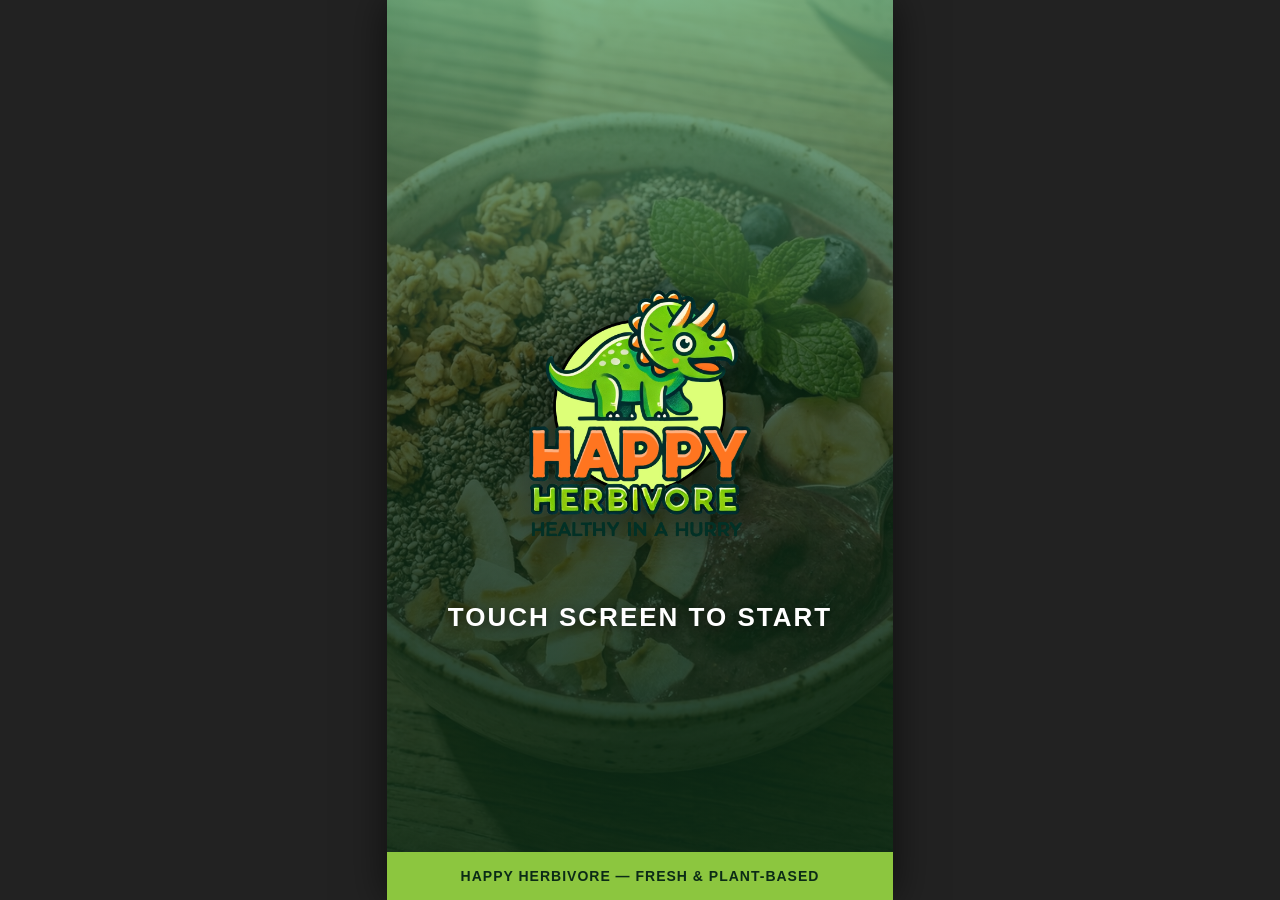
<file: index.html>
<!DOCTYPE html>
<html lang="en">
<head>
    <meta charset="UTF-8">
    <meta name="viewport" content="width=device-width, initial-scale=1.0">
    <title>Kiosk Start</title>
    <link rel="stylesheet" href="style.css">
</head>
<body>
    <div class="kiosk-wrap" id="kioskWrap">
        <div class="background-slider">
            <img src="images/acai-bowl.png" class="slide-img-1 active">
            <img src="images/PB-CT.png" class="slide-img-2">
        </div>
        <div class="overlay"></div>
        <div class="content">
            <img src="images/kiosk-logo.png" alt="Logo" class="logo-main">
            <p class="tap-text">Touch screen to start</p>
        </div>
        <div class="brand-bar">
            <span>Happy Herbivore &mdash; Fresh &amp; Plant-Based</span>
        </div>
    </div>

    <script src="main.js"></script>
</body>
</html>
</file>
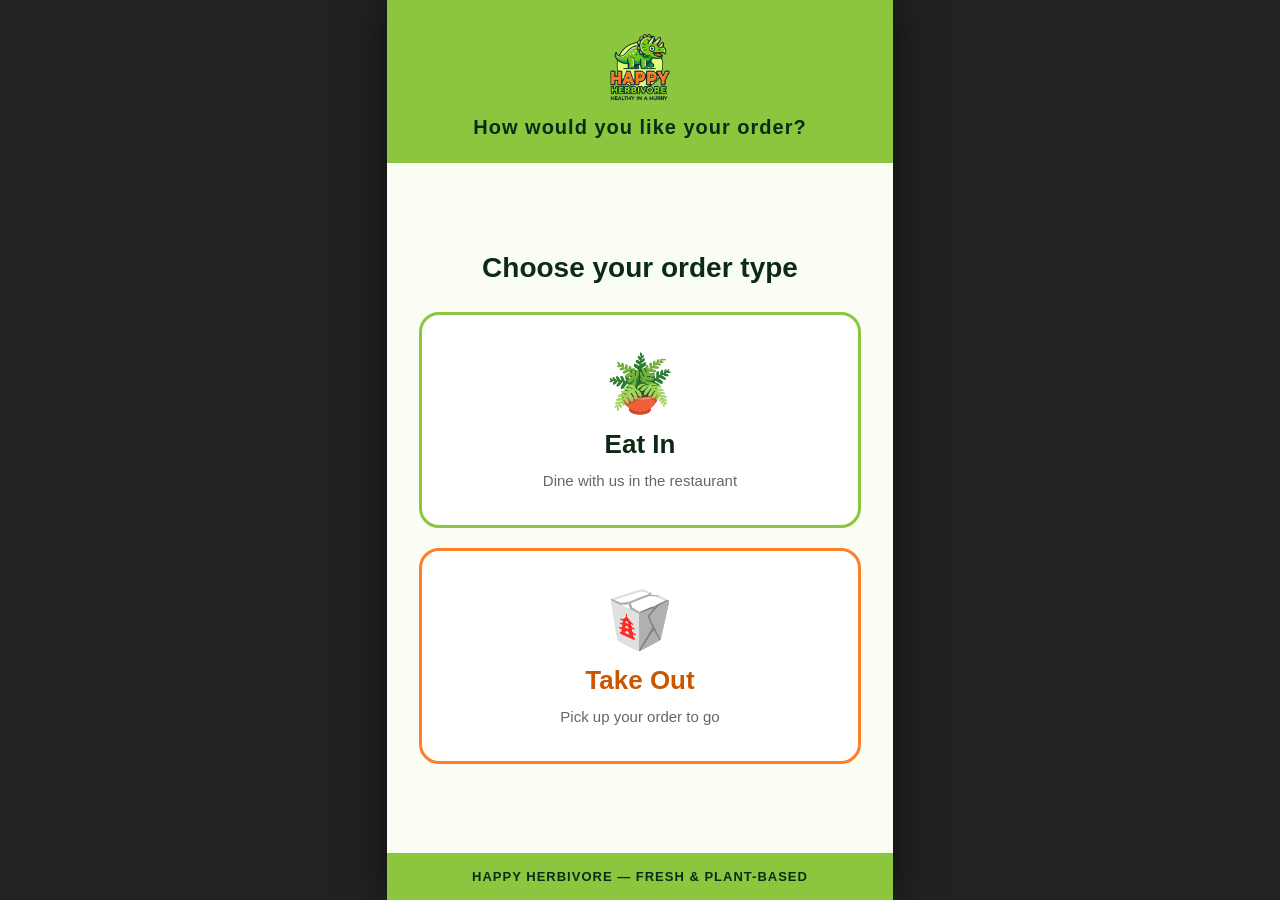
<file: order-type.html>
<!DOCTYPE html>
<html lang="en">

<head>
    <meta charset="UTF-8">
    <meta name="viewport" content="width=device-width, initial-scale=1.0">
    <title>Order Type</title>
    <style>
        * {
            box-sizing: border-box;
            margin: 0;
            padding: 0;
        }

        body {
            background: #222;
            display: flex;
            justify-content: center;
            align-items: center;
            height: 100vh;
            overflow: hidden;
        }

        .kiosk-wrap {
            aspect-ratio: 9 / 16;
            height: 100vh;
            background: white;
            display: flex;
            flex-direction: column;
            box-shadow: 0 0 40px rgba(0, 0, 0, 0.6);
            overflow: hidden;
        }

        .header {
            background: #8cc63f;
            padding: 28px 24px 24px;
            display: flex;
            flex-direction: column;
            align-items: center;
            gap: 8px;
        }

        .header img {
            height: 80px;
        }

        .header h1 {
            font-family: Arial, sans-serif;
            font-size: 20px;
            color: #0b2b16;
            font-weight: bold;
            letter-spacing: 1px;
        }

        .main {
            flex: 1;
            display: flex;
            flex-direction: column;
            align-items: center;
            justify-content: center;
            gap: 28px;
            padding: 40px 32px;
            background: #f9fdf3;
        }

        .question {
            font-family: Arial, sans-serif;
            font-size: 28px;
            font-weight: bold;
            color: #0b2b16;
            text-align: center;
        }

        .options {
            display: flex;
            flex-direction: column;
            gap: 20px;
            width: 100%;
        }

        .option-btn {
            width: 100%;
            padding: 36px 24px;
            border: 3px solid #8cc63f;
            border-radius: 20px;
            background: white;
            cursor: pointer;
            display: flex;
            flex-direction: column;
            align-items: center;
            gap: 12px;
            transition: all 0.18s ease;
            -webkit-tap-highlight-color: transparent;
            user-select: none;
            position: relative;
            overflow: hidden;
        }

        .option-btn:active,
        .option-btn.tapped {
            transform: scale(0.97);
        }

        .option-btn.eat-in:active,
        .option-btn.eat-in.tapped {
            background: #e2f497;
            border-color: #0b2b16;
        }

        .option-btn.takeout:active,
        .option-btn.takeout.tapped {
            background: #fff0e0;
            border-color: #ff7e26;
        }

        .option-btn .icon {
            font-size: 56px;
        }

        .option-btn .label {
            font-family: Arial, sans-serif;
            font-size: 26px;
            font-weight: bold;
            color: #0b2b16;
        }

        .option-btn.takeout .label {
            color: #cc5500;
        }

        .option-btn .sublabel {
            font-family: Arial, sans-serif;
            font-size: 15px;
            color: #666;
        }

        .option-btn.takeout {
            border-color: #ff7e26;
        }

        .ripple {
            position: absolute;
            border-radius: 50%;
            background: rgba(140, 198, 63, 0.35);
            transform: scale(0);
            pointer-events: none;
            animation: rippleAnim 0.5s ease-out forwards;
        }

        .takeout .ripple {
            background: rgba(255, 126, 38, 0.3);
        }

        @keyframes rippleAnim {
            to {
                transform: scale(8);
                opacity: 0;
            }
        }

        .footer {
            background: #8cc63f;
            padding: 16px 24px;
            display: flex;
            justify-content: center;
        }

        .footer span {
            font-family: Arial, sans-serif;
            font-size: 13px;
            font-weight: bold;
            color: #0b2b16;
            letter-spacing: 1px;
            text-transform: uppercase;
        }
    </style>
</head>

<body>
    <div class="kiosk-wrap">
        <div class="header">
            <img src="images/kiosk-logo.png" alt="Logo">
            <h1>How would you like your order?</h1>
        </div>

        <div class="main">
            <p class="question">Choose your order type</p>
            <div class="options">
                <button class="option-btn eat-in" id="eatIn">
                    <span class="icon">🪴</span>
                    <span class="label">Eat In</span>
                    <span class="sublabel">Dine with us in the restaurant</span>
                </button>
                <button class="option-btn takeout" id="takeout">
                    <span class="icon">🥡</span>
                    <span class="label">Take Out</span>
                    <span class="sublabel">Pick up your order to go</span>
                </button>
            </div>
        </div>

        <div class="footer">
            <span>Happy Herbivore &mdash; Fresh &amp; Plant-Based</span>
        </div>
    </div>

    <script>
        function handleChoice(btn, orderType) {
            btn.addEventListener('click', (e) => {
                // Ripple effect
                const ripple = document.createElement('div');
                ripple.className = 'ripple';
                const rect = btn.getBoundingClientRect();
                const size = 80;
                ripple.style.cssText = `width:${size}px;height:${size}px;left:${e.clientX - rect.left - size / 2}px;top:${e.clientY - rect.top - size / 2}px`;
                btn.appendChild(ripple);
                btn.classList.add('tapped');

                // Save choice so product-screen knows eat_in or takeout
                sessionStorage.setItem('order_type', orderType);

                setTimeout(() => window.location.href = 'product-screen.php', 320);
            });
        }

        handleChoice(document.getElementById('eatIn'), 'eat_in');
        handleChoice(document.getElementById('takeout'), 'takeout');
    </script>
</body>

</html>
</file>
<file: style.css>
* {
    box-sizing: border-box;
    margin: 0;
    padding: 0;
}

body {
    background: #222;
    display: flex;
    justify-content: center;
    align-items: center;
    height: 100vh;
    overflow: hidden;
}

.kiosk-wrap {
    aspect-ratio: 9 / 16;
    height: 100vh;
    position: relative;
    overflow: hidden;
    background: #0b2b16;
    box-shadow: 0 0 40px rgba(0, 0, 0, 0.6);
    cursor: pointer;
    user-select: none;
    -webkit-tap-highlight-color: transparent;
}

.background-slider {
    position: absolute;
    inset: 0;
    z-index: 0;
}

.slide-img-1,
.slide-img-2,
.slide-img-3,
.slide-img-4,
.slide-img-5,
.slide-img-6,
.slide-img-7,
.slide-img-8,
.slide-img-9 {
    position: absolute;
    width: 100%;
    height: 100%;
    object-fit: cover;
    opacity: 0;
    transition: opacity 1.2s ease-in-out;
}

.slide-img-1.active,
.slide-img-2.active,
.slide-img-3.active,
.slide-img-4.active,
.slide-img-5.active,
.slide-img-6.active,
.slide-img-7.active,
.slide-img-8.active,
.slide-img-9.active {
    opacity: 0.35;
}

.overlay {
    position: absolute;
    inset: 0;
    z-index: 1;
    background: linear-gradient(to bottom, rgba(159, 255, 193, 0.5) 0%, rgba(11, 43, 22, 0.2) 40%, rgba(11, 43, 22, 0.8) 100%);
}

.content {
    position: absolute;
    inset: 0;
    z-index: 1;
    display: flex;
    flex-direction: column;
    align-items: center;
    justify-content: center;
    gap: 36px;
    padding: 40px;
}

.logo-main {
    width: 70%;
    max-width: 400px;
    filter: drop-shadow(0 4px 20px rgba(0, 0, 0, 0.5));
}

.tap-text {
    color: white;
    font-family: Arial, sans-serif;
    font-size: 26px;
    font-weight: bold;
    letter-spacing: 2px;
    text-transform: uppercase;
    text-align: center;
    text-shadow: 0 2px 10px rgba(0, 0, 0, 0.5);
    animation: pulse 2s ease-in-out infinite;
}

@keyframes pulse {

    0%,
    100% {
        opacity: 1;
        transform: scale(1);
    }

    50% {
        opacity: 0.55;
        transform: scale(0.97);
    }
}

.ripple {
    position: absolute;
    border-radius: 50%;
    background: rgba(140, 198, 63, 0.45);
    transform: scale(0);
    pointer-events: none;
    z-index: 10;
    animation: rippleAnim 0.6s ease-out forwards;
}

@keyframes rippleAnim {
    to {
        transform: scale(8);
        opacity: 0;
    }
}

.brand-bar {
    position: absolute;
    bottom: 0;
    left: 0;
    right: 0;
    z-index: 3;
    background: #8cc63f;
    padding: 16px 24px;
    display: flex;
    align-items: center;
    justify-content: center;
}

.brand-bar span {
    font-family: Arial, sans-serif;
    font-size: 14px;
    font-weight: bold;
    color: #0b2b16;
    letter-spacing: 1px;
    text-transform: uppercase;
}
</file>
